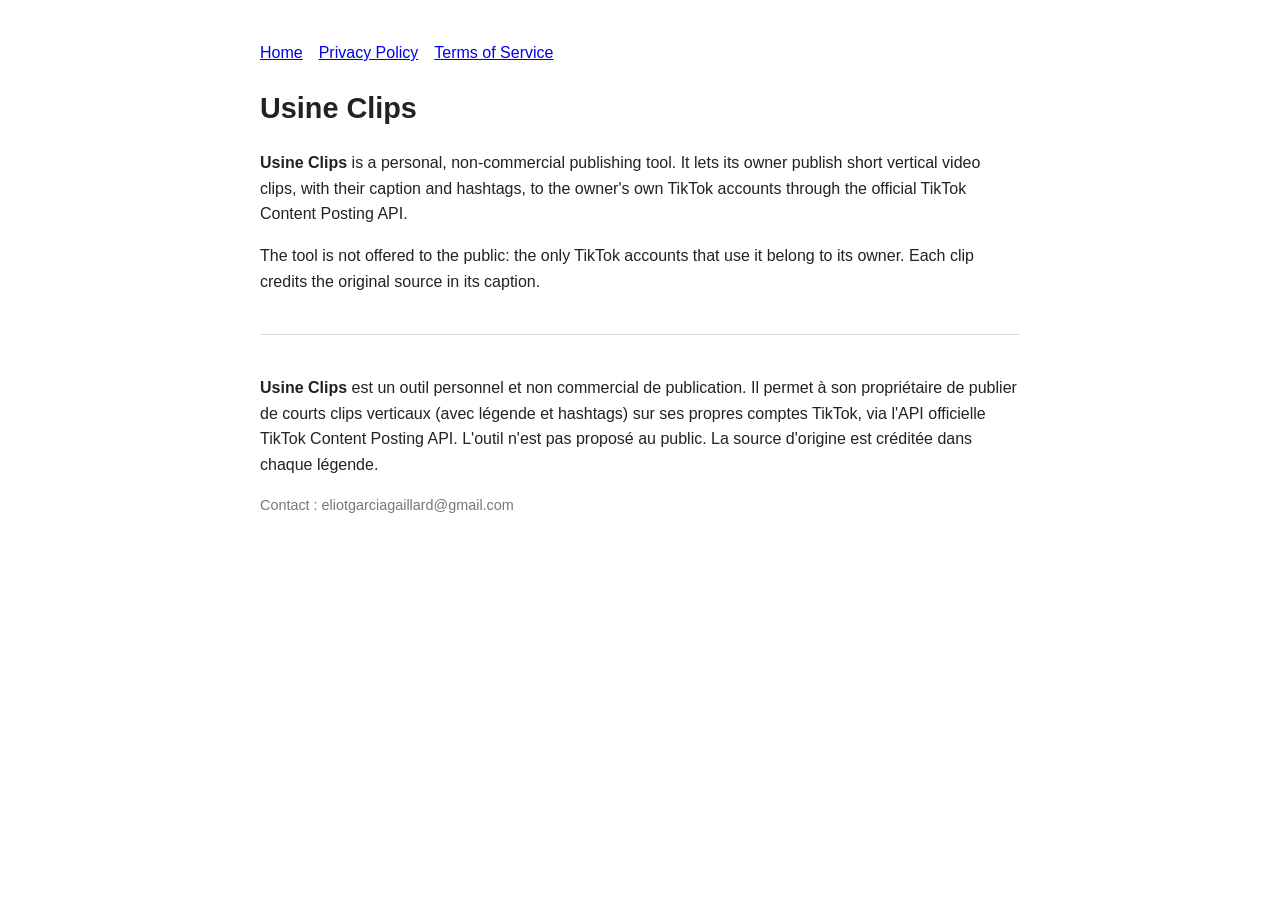
<file: index.html>
<!doctype html>
<html lang="fr"><head><meta charset="utf-8"><meta name="viewport" content="width=device-width,initial-scale=1">
<title>Usine Clips</title><link rel="stylesheet" href="style.css"></head>
<body>
<nav><a href="./">Home</a><a href="privacy.html">Privacy Policy</a><a href="terms.html">Terms of Service</a></nav>
<h1>Usine Clips</h1>
<p><strong>Usine Clips</strong> is a personal, non-commercial publishing tool. It lets its owner publish short vertical
video clips, with their caption and hashtags, to the owner's own TikTok accounts through the official TikTok
Content Posting API.</p>
<p>The tool is not offered to the public: the only TikTok accounts that use it belong to its owner. Each clip credits
the original source in its caption.</p>
<hr>
<p><strong>Usine Clips</strong> est un outil personnel et non commercial de publication. Il permet à son propriétaire
de publier de courts clips verticaux (avec légende et hashtags) sur ses propres comptes TikTok, via l'API officielle
TikTok Content Posting API. L'outil n'est pas proposé au public. La source d'origine est créditée dans chaque légende.</p>
<p class="muted">Contact : eliotgarciagaillard@gmail.com</p>
</body></html>
</file>
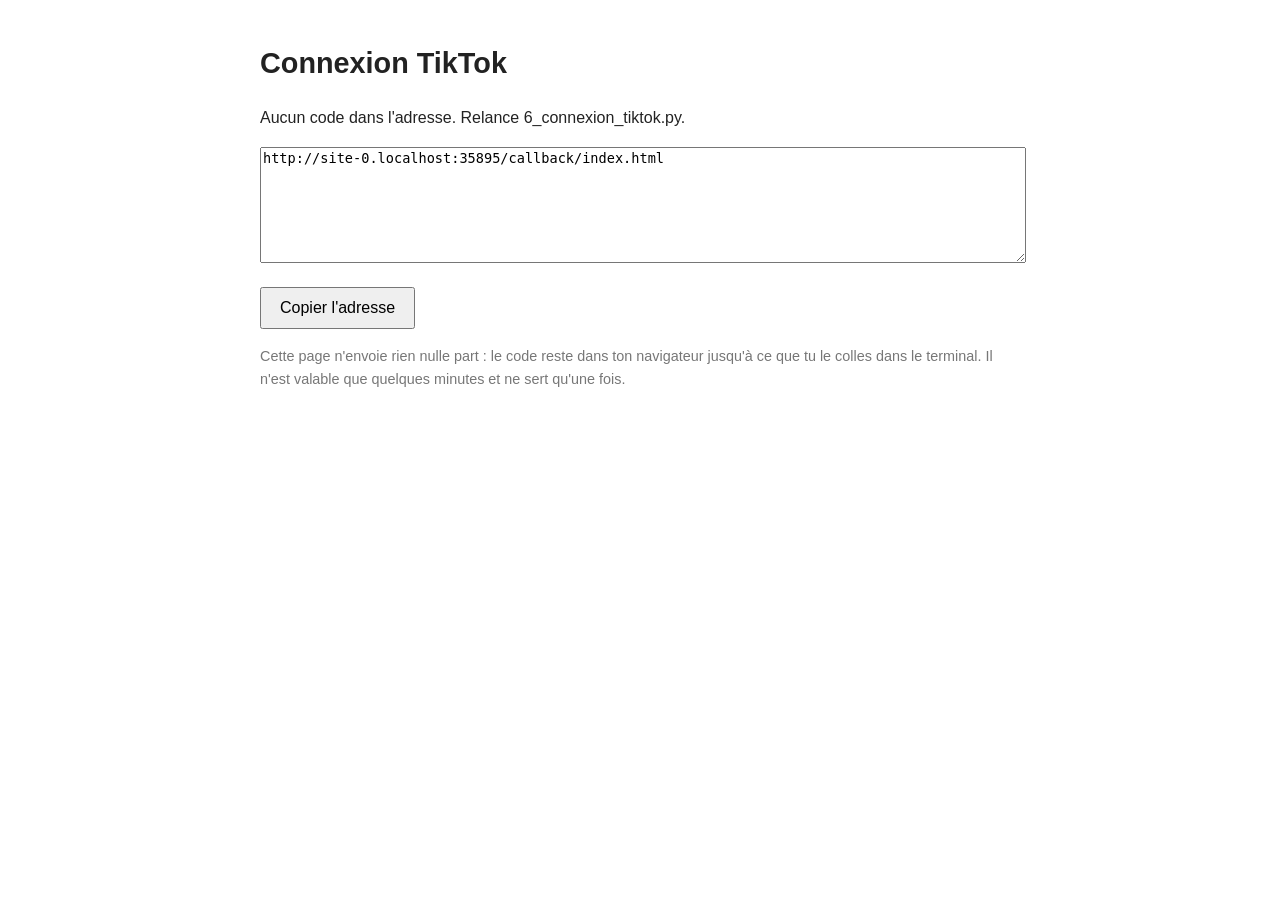
<file: callback/index.html>
<!doctype html>
<html lang="fr"><head><meta charset="utf-8"><meta name="viewport" content="width=device-width,initial-scale=1">
<meta name="robots" content="noindex"><meta name="referrer" content="no-referrer">
<title>Usine Clips – Connexion</title><link rel="stylesheet" href="../style.css"></head>
<body>
<h1 id="titre">Connexion TikTok</h1>
<p id="msg">Copie l'adresse ci-dessous et colle-la dans le terminal (6_connexion_tiktok.py).</p>
<textarea id="url" readonly></textarea>
<p><button id="copier">Copier l'adresse</button> <span id="ok"></span></p>
<p class="muted">Cette page n'envoie rien nulle part : le code reste dans ton navigateur jusqu'à ce que tu le colles
dans le terminal. Il n'est valable que quelques minutes et ne sert qu'une fois.</p>
<script>
  const p = new URLSearchParams(location.search), champ = document.getElementById("url");
  champ.value = location.href;
  if (p.get("error")) {
    document.getElementById("titre").textContent = "Autorisation refusée ou impossible";
    document.getElementById("msg").textContent = (p.get("error_description") || p.get("error")) +
      " : colle quand même l'adresse dans le terminal pour voir le détail.";
  } else if (!p.get("code")) {
    document.getElementById("msg").textContent = "Aucun code dans l'adresse. Relance 6_connexion_tiktok.py.";
  }
  document.getElementById("copier").onclick = async () => {
    try { await navigator.clipboard.writeText(champ.value); }
    catch { champ.select(); document.execCommand("copy"); }
    document.getElementById("ok").textContent = "✅ Copié, colle-la dans le terminal (Cmd+V)";
  };
</script>
</body></html>
</file>
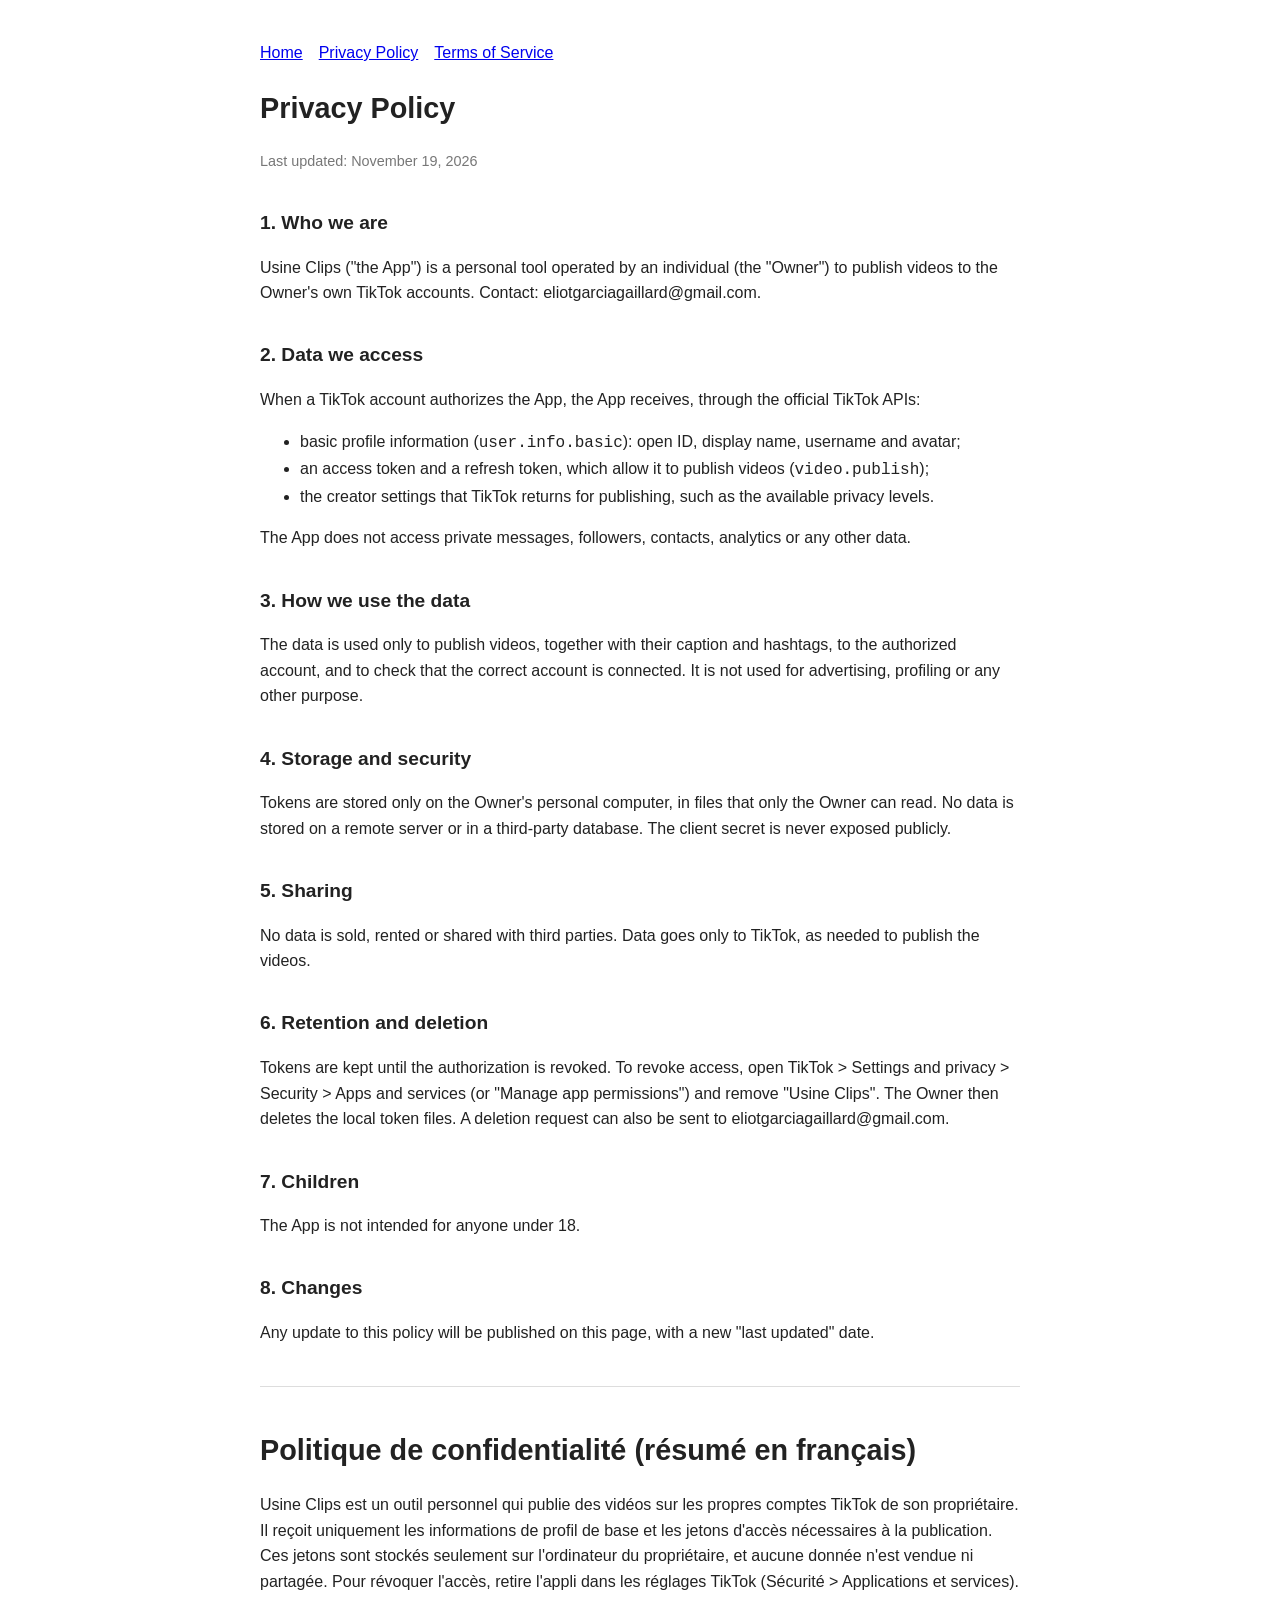
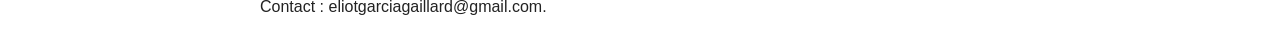
<file: privacy.html>
<!doctype html>
<html lang="en"><head><meta charset="utf-8"><meta name="viewport" content="width=device-width,initial-scale=1">
<title>Privacy Policy – Usine Clips</title><link rel="stylesheet" href="style.css"></head>
<body>
<nav><a href="./">Home</a><a href="privacy.html">Privacy Policy</a><a href="terms.html">Terms of Service</a></nav>
<h1>Privacy Policy</h1>
<p class="muted">Last updated: November 19, 2026</p>

<h2>1. Who we are</h2>
<p>Usine Clips ("the App") is a personal tool operated by an individual (the "Owner") to publish videos to the
Owner's own TikTok accounts. Contact: eliotgarciagaillard@gmail.com.</p>

<h2>2. Data we access</h2>
<p>When a TikTok account authorizes the App, the App receives, through the official TikTok APIs:</p>
<ul>
<li>basic profile information (<code>user.info.basic</code>): open ID, display name, username and avatar;</li>
<li>an access token and a refresh token, which allow it to publish videos (<code>video.publish</code>);</li>
<li>the creator settings that TikTok returns for publishing, such as the available privacy levels.</li>
</ul>
<p>The App does not access private messages, followers, contacts, analytics or any other data.</p>

<h2>3. How we use the data</h2>
<p>The data is used only to publish videos, together with their caption and hashtags, to the authorized account,
and to check that the correct account is connected. It is not used for advertising, profiling or any other purpose.</p>

<h2>4. Storage and security</h2>
<p>Tokens are stored only on the Owner's personal computer, in files that only the Owner can read. No data is stored
on a remote server or in a third-party database. The client secret is never exposed publicly.</p>

<h2>5. Sharing</h2>
<p>No data is sold, rented or shared with third parties. Data goes only to TikTok, as needed to publish the videos.</p>

<h2>6. Retention and deletion</h2>
<p>Tokens are kept until the authorization is revoked. To revoke access, open TikTok &gt; Settings and privacy &gt;
Security &gt; Apps and services (or "Manage app permissions") and remove "Usine Clips". The Owner then deletes the local
token files. A deletion request can also be sent to eliotgarciagaillard@gmail.com.</p>

<h2>7. Children</h2>
<p>The App is not intended for anyone under 18.</p>

<h2>8. Changes</h2>
<p>Any update to this policy will be published on this page, with a new "last updated" date.</p>

<hr>
<h1>Politique de confidentialité (résumé en français)</h1>
<p>Usine Clips est un outil personnel qui publie des vidéos sur les propres comptes TikTok de son propriétaire.
Il reçoit uniquement les informations de profil de base et les jetons d'accès nécessaires à la publication. Ces jetons
sont stockés seulement sur l'ordinateur du propriétaire, et aucune donnée n'est vendue ni partagée. Pour révoquer
l'accès, retire l'appli dans les réglages TikTok (Sécurité &gt; Applications et services). Contact : eliotgarciagaillard@gmail.com.</p>
</body></html>
</file>
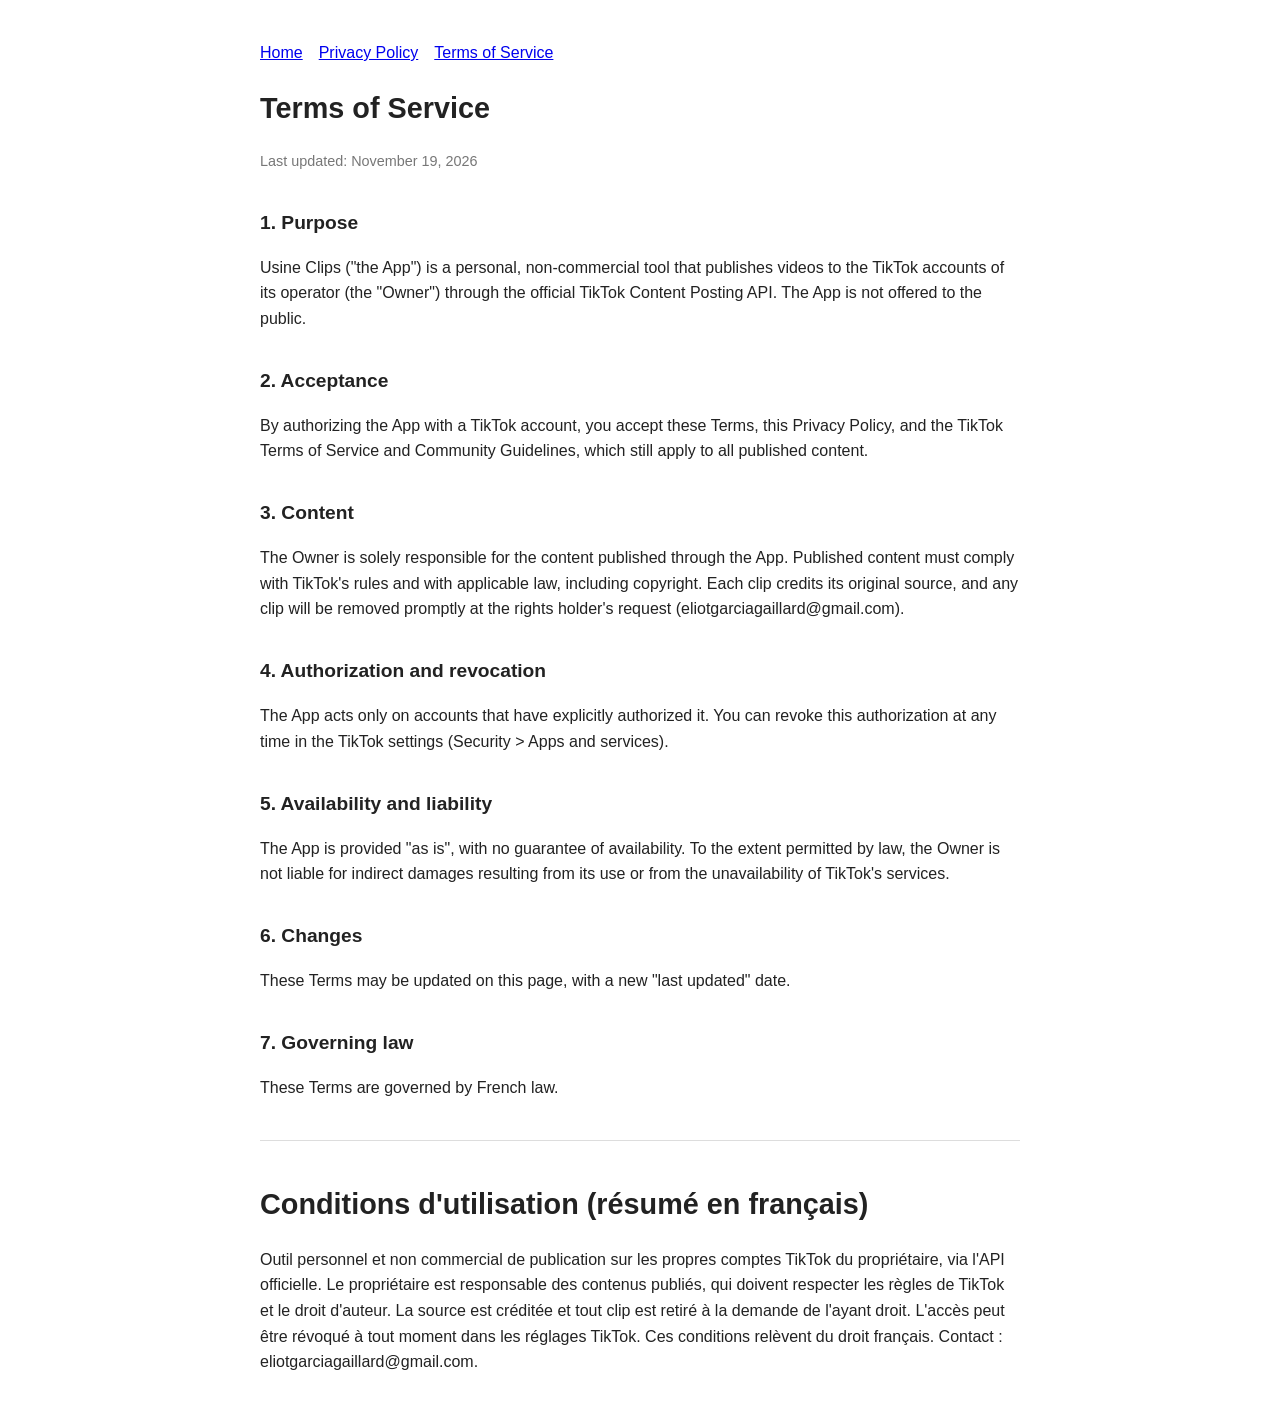
<file: terms.html>
<!doctype html>
<html lang="en"><head><meta charset="utf-8"><meta name="viewport" content="width=device-width,initial-scale=1">
<title>Terms of Service – Usine Clips</title><link rel="stylesheet" href="style.css"></head>
<body>
<nav><a href="./">Home</a><a href="privacy.html">Privacy Policy</a><a href="terms.html">Terms of Service</a></nav>
<h1>Terms of Service</h1>
<p class="muted">Last updated: November 19, 2026</p>

<h2>1. Purpose</h2>
<p>Usine Clips ("the App") is a personal, non-commercial tool that publishes videos to the TikTok accounts of its
operator (the "Owner") through the official TikTok Content Posting API. The App is not offered to the public.</p>

<h2>2. Acceptance</h2>
<p>By authorizing the App with a TikTok account, you accept these Terms, this Privacy Policy, and the TikTok Terms
of Service and Community Guidelines, which still apply to all published content.</p>

<h2>3. Content</h2>
<p>The Owner is solely responsible for the content published through the App. Published content must comply with
TikTok's rules and with applicable law, including copyright. Each clip credits its original source, and any clip will
be removed promptly at the rights holder's request (eliotgarciagaillard@gmail.com).</p>

<h2>4. Authorization and revocation</h2>
<p>The App acts only on accounts that have explicitly authorized it. You can revoke this authorization at any time
in the TikTok settings (Security &gt; Apps and services).</p>

<h2>5. Availability and liability</h2>
<p>The App is provided "as is", with no guarantee of availability. To the extent permitted by law, the Owner is not
liable for indirect damages resulting from its use or from the unavailability of TikTok's services.</p>

<h2>6. Changes</h2>
<p>These Terms may be updated on this page, with a new "last updated" date.</p>

<h2>7. Governing law</h2>
<p>These Terms are governed by French law.</p>

<hr>
<h1>Conditions d'utilisation (résumé en français)</h1>
<p>Outil personnel et non commercial de publication sur les propres comptes TikTok du propriétaire, via l'API
officielle. Le propriétaire est responsable des contenus publiés, qui doivent respecter les règles de TikTok et le
droit d'auteur. La source est créditée et tout clip est retiré à la demande de l'ayant droit. L'accès peut être révoqué
à tout moment dans les réglages TikTok. Ces conditions relèvent du droit français. Contact : eliotgarciagaillard@gmail.com.</p>
</body></html>
</file>
<file: style.css>
body{font-family:-apple-system,BlinkMacSystemFont,"Segoe UI",Roboto,sans-serif;max-width:760px;margin:40px auto;padding:0 20px;line-height:1.6;color:#222}
h1{font-size:1.8em}h2{font-size:1.2em;margin-top:1.8em}nav a{margin-right:16px}
hr{margin:40px 0;border:none;border-top:1px solid #ddd}.muted{color:#777;font-size:.9em}
code,textarea{font-family:ui-monospace,Menlo,monospace}textarea{width:100%;height:110px;font-size:.85em}
button{padding:10px 18px;font-size:1em;cursor:pointer}
</file>
